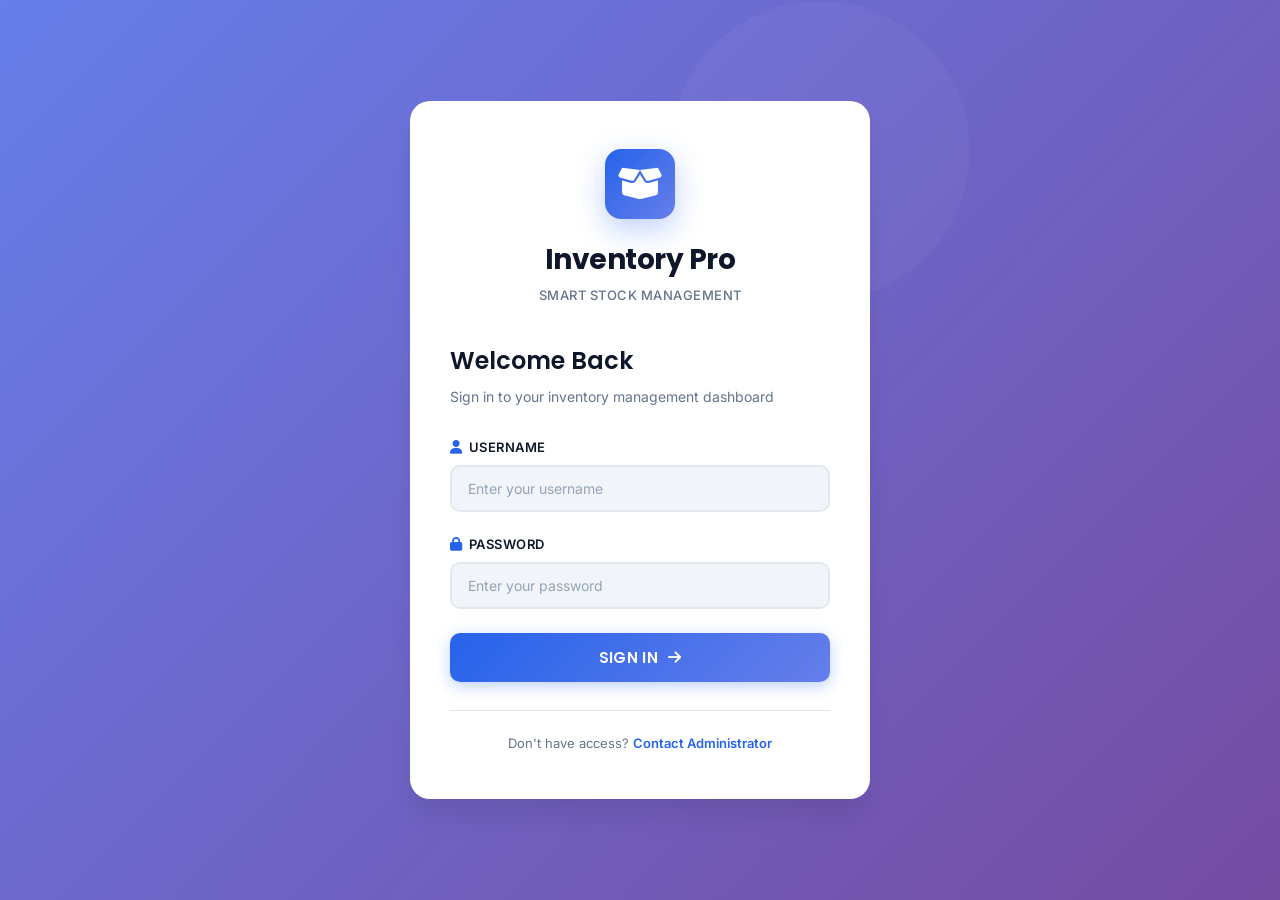
<file: src/main/resources/static/login.html>
<!DOCTYPE html>
<html lang="en">
<head>
    <meta charset="UTF-8">
    <meta name="viewport" content="width=device-width, initial-scale=1.0">
    <title>Inventory Management System - Login</title>
    <link rel="stylesheet" href="css/login.css">
    <link rel="stylesheet" href="https://cdnjs.cloudflare.com/ajax/libs/font-awesome/6.4.0/css/all.min.css">
</head>
<body>
<div class="login-wrapper">
    <div class="login-container">
        <div class="login-card">
            <!-- Branding Section -->
            <div class="login-branding">
                <div class="logo-container">
                    <div class="logo-icon">
                        <i class="fas fa-box-open"></i>
                    </div>
                </div>
                <h1>Inventory Pro</h1>
                <p class="branding-subtitle">Smart Stock Management</p>
            </div>

            <!-- Login Header -->
            <div class="login-header">
                <h2>Welcome Back</h2>
                <p>Sign in to your inventory management dashboard</p>
            </div>

            <!-- Login Form -->
            <form id="loginForm" class="login-form">
                <!-- Username Field -->
                <div class="form-group">
                    <label for="username">
                        <i class="fas fa-user"></i>
                        Username
                    </label>
                    <div class="input-wrapper">
                        <input
                                type="text"
                                id="username"
                                name="username"
                                required
                                placeholder="Enter your username"
                                autocomplete="username"
                        >
                        <span class="input-icon"><i class="fas fa-check-circle"></i></span>
                    </div>
                </div>

                <!-- Password Field -->
                <div class="form-group">
                    <label for="password">
                        <i class="fas fa-lock"></i>
                        Password
                    </label>
                    <div class="input-wrapper">
                        <input
                                type="password"
                                id="password"
                                name="password"
                                required
                                placeholder="Enter your password"
                                autocomplete="current-password"
                        >
                        <span class="input-icon"><i class="fas fa-check-circle"></i></span>
                    </div>
                </div>

                <!-- Messages -->
                <div id="errorMessage" class="message error-message">
                    <i class="fas fa-exclamation-circle"></i>
                    <span id="errorText"></span>
                </div>
                <div id="successMessage" class="message success-message">
                    <i class="fas fa-check-circle"></i>
                    <span id="successText"></span>
                </div>

                <!-- Submit Button -->
                <button type="submit" class="btn-primary" id="loginBtn">
                    <span class="btn-text">Sign In</span>
                    <i class="fas fa-arrow-right"></i>
                </button>
            </form>

            <!-- Footer Links -->
            <div class="login-footer">
                <p class="footer-text">Don't have access? <a href="#contact">Contact Administrator</a></p>
            </div>
        </div>

        <!-- Side Decoration -->
        <div class="decoration"></div>
    </div>
</div>

<script src="js/login.js"></script>
</body>
</html>
</file>
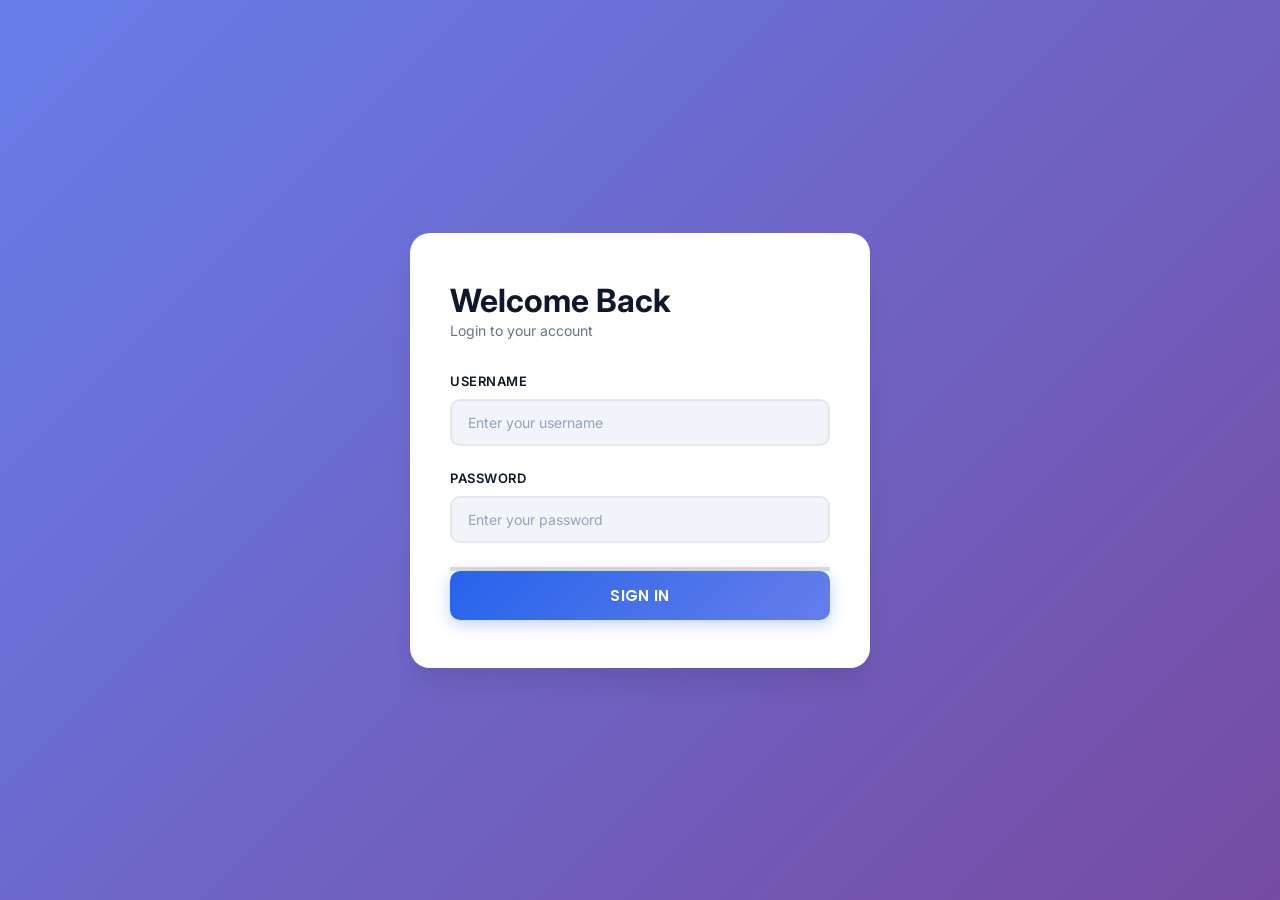
<file: src/main/resources/static/html/login.html>
<!DOCTYPE html>
<html lang="en">
<head>
    <meta charset="UTF-8">
    <meta name="viewport" content="width=device-width, initial-scale=1.0">
    <title>Inventory Management System - Login</title>
    <link rel="stylesheet" href="../css/login.css">
</head>
<body>
    <div class="login-container">
        <div class="login-card">
            <div class="login-header">
                <h1>Welcome Back</h1>
                <p>Login to your account</p>
            </div>
            <form id="loginForm">
                <div class="form-group">
                    <label for="username">Username</label>
                    <input type="text" id="username" name="username" required placeholder="Enter your username">
                </div>
                <div class="form-group">
                    <label for="password">Password</label>
                    <input type="password" id="password" name="password" required placeholder="Enter your password">
                </div>
                <div id="errorMessage" class="error-message"></div>
                <div id="successMessage" class="success-message"></div>
                <button type="submit" class="btn-primary" id="loginBtn">Sign In</button>
            </form>
        </div>
    </div>
    <script src="../js/login.js"></script>
</body>
</html>
</file>
<file: src/main/resources/static/css/login.css>
@import url('https://fonts.googleapis.com/css2?family=Poppins:wght@400;500;600;700&family=Inter:wght@300;400;500;600&display=swap');

:root {
    --primary: #2563EB;
    --primary-dark: #1D4ED8;
    --primary-light: #EFF6FF;
    --secondary: #10B981;
    --success: #10B981;
    --danger: #EF4444;
    --warning: #F59E0B;
    --background: #F8FAFC;
    --surface: #FFFFFF;
    --text-primary: #0F172A;
    --text-secondary: #64748B;
    --border-color: #E2E8F0;
    --border-light: #F1F5F9;
    --shadow-sm: 0 1px 2px 0 rgba(15, 23, 42, 0.05);
    --shadow-md: 0 4px 6px -1px rgba(15, 23, 42, 0.1);
    --shadow-lg: 0 10px 15px -3px rgba(15, 23, 42, 0.1);
    --shadow-xl: 0 20px 25px -5px rgba(15, 23, 42, 0.1);
}

* {
    margin: 0;
    padding: 0;
    box-sizing: border-box;
}

html, body {
    width: 100%;
    height: 100%;
}

body {
    font-family: 'Inter', sans-serif;
    background: linear-gradient(135deg, #667EEA 0%, #764BA2 100%);
    background-attachment: fixed;
    color: var(--text-primary);
    display: flex;
    justify-content: center;
    align-items: center;
    min-height: 100vh;
    padding: 20px;
}

/* Wrapper and Container */
.login-wrapper {
    width: 100%;
    display: flex;
    justify-content: center;
    align-items: center;
}

.login-container {
    position: relative;
    width: 100%;
    max-width: 460px;
    animation: fadeInUp 0.6s ease-out;
}

.login-card {
    background: var(--surface);
    border-radius: 20px;
    padding: 48px 40px;
    box-shadow: var(--shadow-xl);
    position: relative;
    z-index: 2;
    backdrop-filter: blur(10px);
}

/* Branding Section */
.login-branding {
    text-align: center;
    margin-bottom: 40px;
    animation: slideDown 0.7s ease-out;
}

.logo-container {
    margin-bottom: 20px;
    display: flex;
    justify-content: center;
}

.logo-icon {
    width: 70px;
    height: 70px;
    border-radius: 16px;
    background: linear-gradient(135deg, var(--primary), #667EEA);
    display: flex;
    align-items: center;
    justify-content: center;
    color: white;
    font-size: 36px;
    box-shadow: 0 10px 30px rgba(37, 99, 235, 0.3);
    animation: zoomIn 0.6s ease-out;
}

.login-branding h1 {
    font-family: 'Poppins', sans-serif;
    font-size: 28px;
    font-weight: 700;
    color: var(--text-primary);
    margin-bottom: 6px;
    letter-spacing: -0.5px;
}

.branding-subtitle {
    font-size: 13px;
    color: var(--text-secondary);
    font-weight: 500;
    letter-spacing: 0.5px;
    text-transform: uppercase;
}

/* Login Header */
.login-header {
    margin-bottom: 32px;
    animation: slideDown 0.8s ease-out;
}

.login-header h2 {
    font-family: 'Poppins', sans-serif;
    font-size: 24px;
    font-weight: 600;
    color: var(--text-primary);
    margin-bottom: 8px;
}

.login-header p {
    font-size: 14px;
    color: var(--text-secondary);
    font-weight: 400;
    line-height: 1.5;
}

/* Form Styling */
.login-form {
    animation: slideUp 0.8s ease-out;
}

.form-group {
    margin-bottom: 24px;
    position: relative;
}

.form-group label {
    display: flex;
    align-items: center;
    font-size: 13px;
    font-weight: 600;
    color: var(--text-primary);
    margin-bottom: 10px;
    text-transform: uppercase;
    letter-spacing: 0.5px;
    gap: 6px;
}

.form-group label i {
    font-size: 14px;
    color: var(--primary);
}

.input-wrapper {
    position: relative;
    display: flex;
    align-items: center;
}

.form-group input {
    width: 100%;
    padding: 13px 16px 13px 16px;
    font-size: 14px;
    font-family: 'Inter', sans-serif;
    border: 2px solid var(--border-color);
    border-radius: 10px;
    outline: none;
    background: var(--border-light);
    transition: all 0.3s ease;
    font-weight: 500;
}

.form-group input::placeholder {
    color: #94A3B8;
    font-weight: 400;
}

.form-group input:hover {
    border-color: #CBD5E1;
    background: white;
}

.form-group input:focus {
    border-color: var(--primary);
    background: white;
    box-shadow: 0 0 0 4px rgba(37, 99, 235, 0.1);
}

.form-group input:valid {
    border-color: var(--success);
}

.input-icon {
    position: absolute;
    right: 14px;
    color: var(--success);
    opacity: 0;
    font-size: 16px;
    transition: opacity 0.3s ease;
}

.form-group input:valid ~ .input-icon {
    opacity: 1;
}

/* Messages */
.message {
    font-size: 13px;
    margin-bottom: 20px;
    padding: 12px 14px;
    border-radius: 8px;
    display: none;
    align-items: center;
    gap: 10px;
    animation: slideDown 0.3s ease-out;
}

.message i {
    font-size: 16px;
    flex-shrink: 0;
}

.error-message {
    background: rgba(239, 68, 68, 0.08);
    color: #DC2626;
    border: 1px solid rgba(239, 68, 68, 0.2);
}

.success-message {
    background: rgba(16, 185, 129, 0.08);
    color: #059669;
    border: 1px solid rgba(16, 185, 129, 0.2);
}

/* Primary Button */
.btn-primary {
    width: 100%;
    padding: 13px 20px;
    background: linear-gradient(135deg, var(--primary), #667EEA);
    color: white;
    border: none;
    border-radius: 10px;
    font-size: 15px;
    font-weight: 600;
    font-family: 'Poppins', sans-serif;
    cursor: pointer;
    transition: all 0.3s ease;
    display: flex;
    align-items: center;
    justify-content: center;
    gap: 10px;
    box-shadow: 0 4px 15px rgba(37, 99, 235, 0.3);
    letter-spacing: 0.3px;
    text-transform: uppercase;
}

.btn-primary:hover:not(:disabled) {
    transform: translateY(-2px);
    box-shadow: 0 8px 20px rgba(37, 99, 235, 0.4);
}

.btn-primary:active:not(:disabled) {
    transform: translateY(0);
}

.btn-primary:disabled {
    opacity: 0.7;
    cursor: not-allowed;
}

.btn-text {
    font-weight: 600;
}

/* Footer */
.login-footer {
    margin-top: 28px;
    text-align: center;
    padding-top: 24px;
    border-top: 1px solid var(--border-color);
}

.footer-text {
    font-size: 13px;
    color: var(--text-secondary);
}

.footer-text a {
    color: var(--primary);
    text-decoration: none;
    font-weight: 600;
    transition: color 0.3s ease;
}

.footer-text a:hover {
    color: var(--primary-dark);
    text-decoration: underline;
}

/* Decoration */
.decoration {
    position: absolute;
    top: -100px;
    right: -100px;
    width: 300px;
    height: 300px;
    background: rgba(255, 255, 255, 0.03);
    border-radius: 50%;
    z-index: 1;
    animation: float 6s ease-in-out infinite;
}

/* Animations */
@keyframes fadeInUp {
    from {
        opacity: 0;
        transform: translateY(30px);
    }
    to {
        opacity: 1;
        transform: translateY(0);
    }
}

@keyframes slideDown {
    from {
        opacity: 0;
        transform: translateY(-15px);
    }
    to {
        opacity: 1;
        transform: translateY(0);
    }
}

@keyframes slideUp {
    from {
        opacity: 0;
        transform: translateY(15px);
    }
    to {
        opacity: 1;
        transform: translateY(0);
    }
}

@keyframes zoomIn {
    from {
        opacity: 0;
        transform: scale(0.8);
    }
    to {
        opacity: 1;
        transform: scale(1);
    }
}

@keyframes float {
    0%, 100% {
        transform: translateY(0px);
    }
    50% {
        transform: translateY(20px);
    }
}

/* Responsive Design */
@media (max-width: 480px) {
    .login-card {
        padding: 36px 24px;
    }

    .login-branding {
        margin-bottom: 32px;
    }

    .logo-icon {
        width: 60px;
        height: 60px;
        font-size: 30px;
    }

    .login-branding h1 {
        font-size: 24px;
    }

    .login-header h2 {
        font-size: 20px;
    }

    .form-group {
        margin-bottom: 20px;
    }

    .btn-primary {
        padding: 12px 16px;
        font-size: 14px;
    }

    .decoration {
        display: none;
    }
}
</file>
